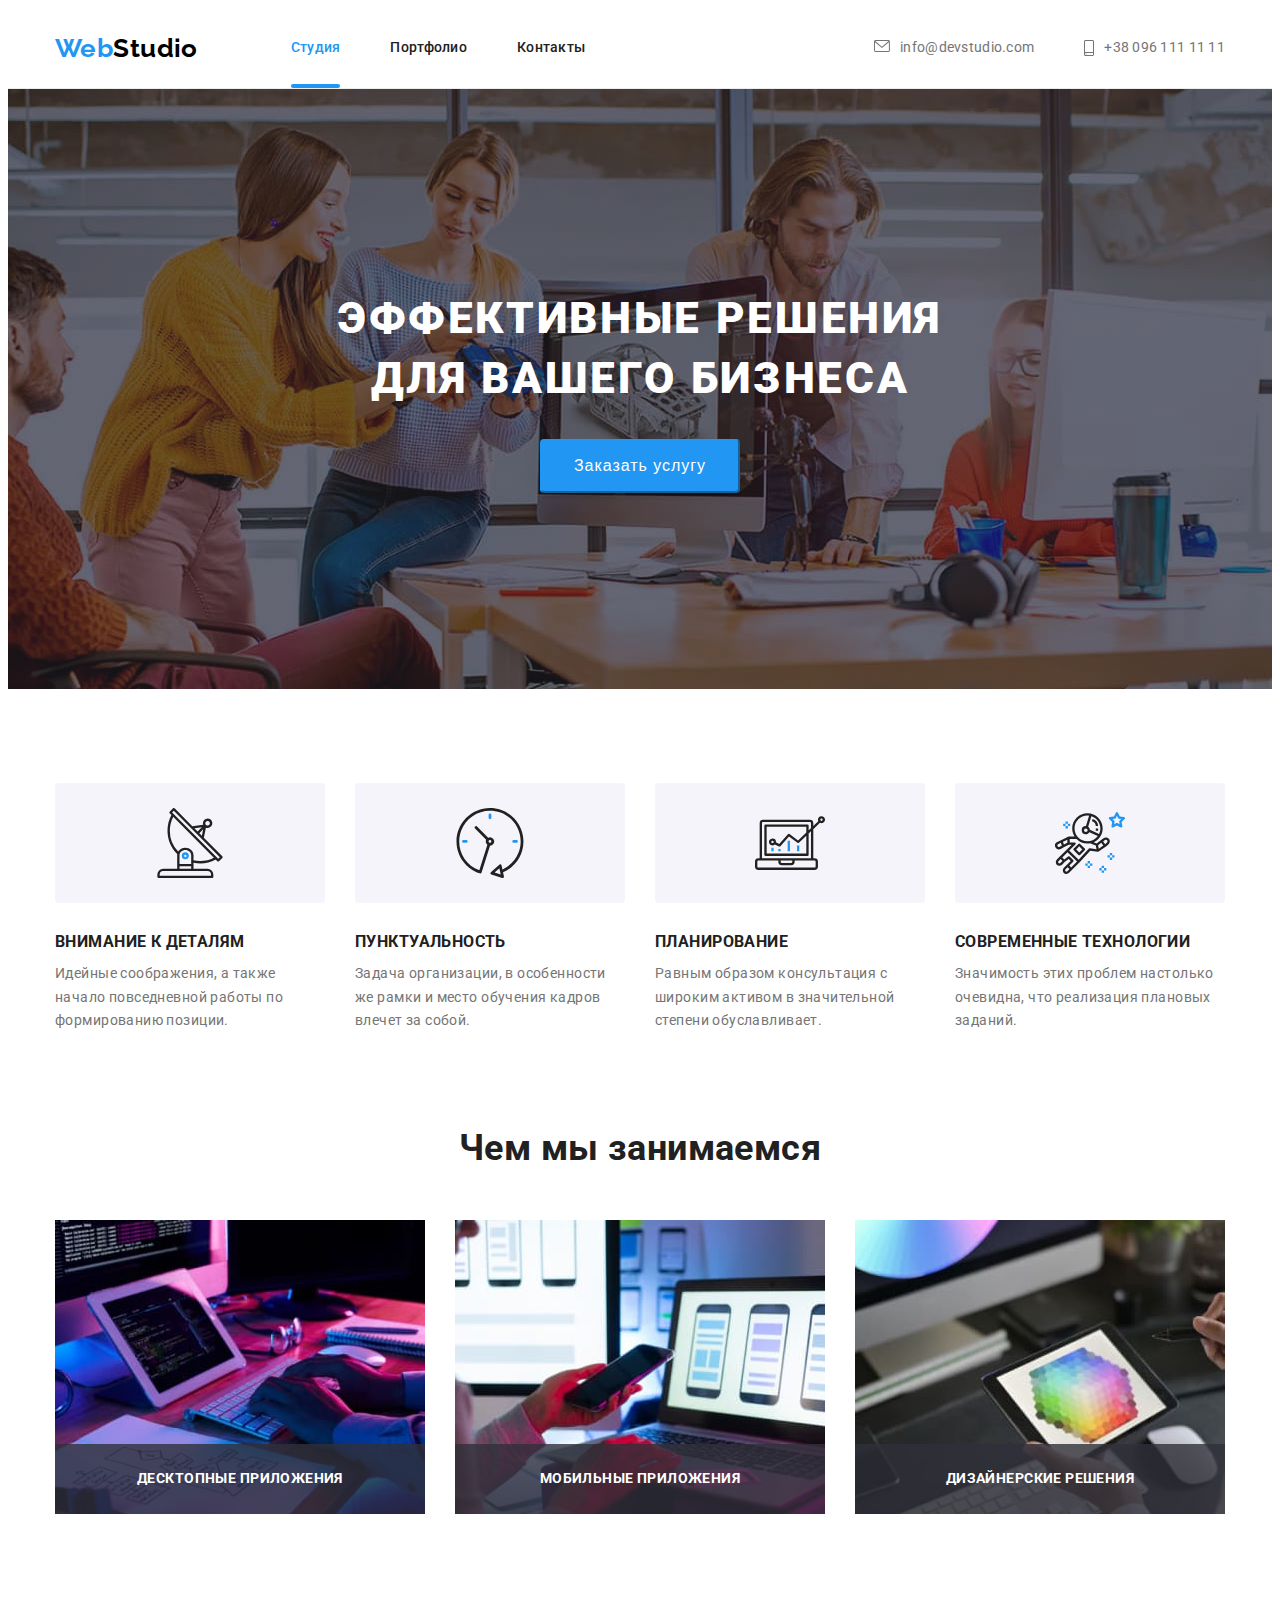
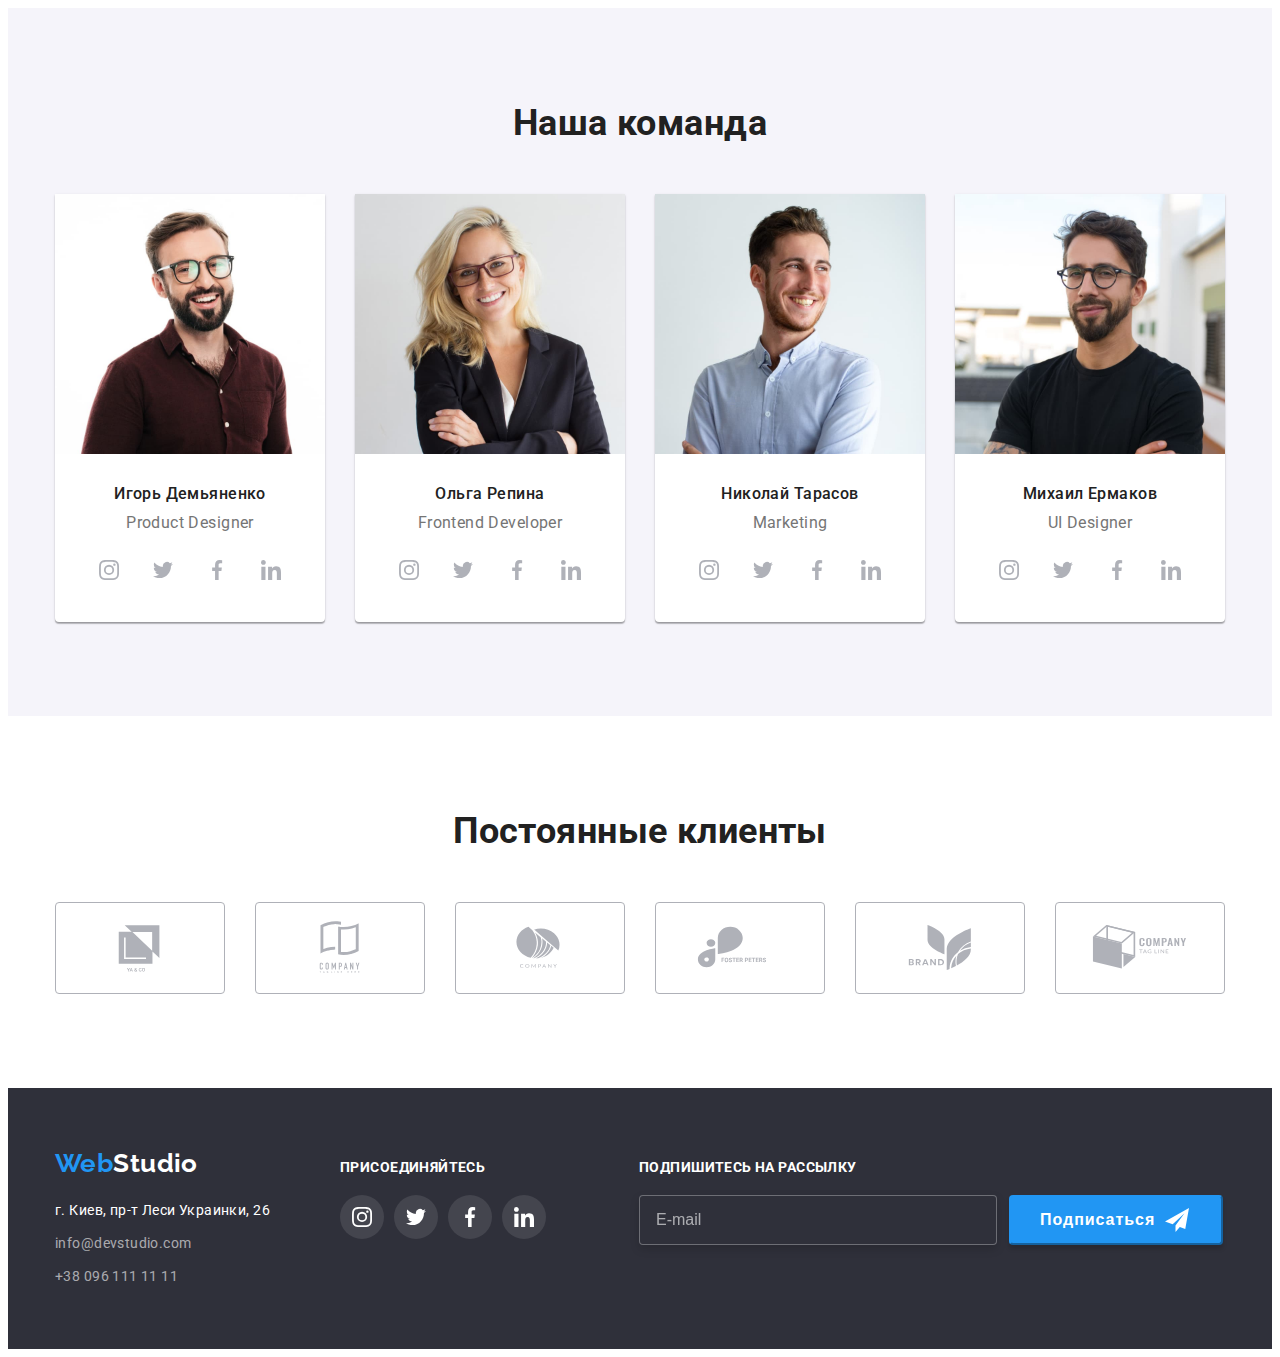
<file: index.html>
<!DOCTYPE html>
<html lang="ru">
<head>
    <meta charset="UTF-8">
    <meta http-equiv="X-UA-Compatible" content="IE=edge">
    <meta name="viewport" content="width=device-width, initial-scale=1.0">
    <title>Home_Work_02</title>
    
    <link rel="preconnect" href="https://fonts.googleapis.com">
    <link rel="preconnect" href="https://fonts.gstatic.com" crossorigin>
    <link
        href="https://fonts.googleapis.com/css2?family=Raleway:wght@400;700&family=Roboto:wght@400;500;700;900&display=swap"
        rel="stylesheet">
    <link rel="stylesheet" href="https://minhaskamal.github.io/DownGit/#/home?url=https://github.com/sindresorhus/modern-normalize/blob/main/modern-normalize.css">
    <link rel="stylesheet" href="./css/styles.css">
</head>
<body>

    <!-- Шапка сайта -->
    <header class="header">
       <div class="container header-set">
        <nav class="nav-set">
            <a href="" lang="en" class="logo"> <span class="part-a">Web</span><span class="part-b">Studio</span> </a>
            <ul class="site-nav list">
                <li><a href="" class="link current">Студия</a></li>
                <li><a href="./portfolio.html" class="link">Портфолио</a></li>
                <li><a href="" class="link last">Контакты</a></li>
            </ul>
        </nav> 
        
        <ul class="nav-contacts">
            <li class="item">
                <a href="mailto:info@devstudio.com" class="nav-contacts">
                    <svg width="16" height="12" class="nav-icon">
                    <use href="./images/icons.svg#icon-envelope"></use></svg>
                    info@devstudio.com</a>
            </li>
                
            <li class="item">
                <a href="tel:+380961111111" class="nav-contacts">
                    <svg width="10" height="16" class="nav-icon">
                    <use href="./images/icons.svg#icon-smartphone"></use></svg>
                    +38 096 111 11 11</a>
            </li>
        </ul>
                
       </div>
    </header>

    <main>
         <!-- Герой -->
        <section class="hero">
            <div class="container">
            <h1 class="hero-title">Эффективные решения <br> для вашего бизнеса</h1>
            <button type="button" class="button primary hero-button" data-modal-open>Заказать услугу</button>
            </div>

            <!-- Модалка -->
            <div class="backdrop is-hidden" data-modal>
                <div class="modal">
                    <button class="modal-close-btn" data-modal-close>
                        <svg width="11" height="11">
                            <use href="./images/icons.svg#icon-close"></use>
                        </svg>
                    </button>

                    <form class="form">
                    <p class="form-title">Оставьте свои данные, мы вам перезвоним</p>
                        <div class="form-field">
                            <label for="name" class="form-label">Имя</label>
                            <input type="text" name="name" id="name" class="form-input" />
                            <svg width="18" height="18" class="form-icon">
                                <use href="./images/icons.svg#icon-personblack"></use>
                            </svg>
                        </div>

                        <div class="form-field">
                            <label for="tel" class="form-label">Телефон</label>
                            <input type="text" name="tel" id="tel" class="form-input" />
                            <svg width="18" height="18" class="form-icon">
                                <use href="./images/icons.svg#icon-phoneblack"></use>
                            </svg>
                        </div>
                        
                        <div class="form-field">
                            <label for="mail" class="form-label">Почта</label>
                            <input type="text" name="mail" id="mail" class="form-input" />
                            <svg width="18" height="18" class="form-icon">
                                <use href="./images/icons.svg#icon-emailblack"></use>
                            </svg>
                        </div>

                        <div class="form-field">
                            <label for="comment">Комментарий</label>
                            <textarea name="comment" id="comment" rows="6" placeholder="Введите текст"></textarea>
                        </div>

                        <div class="form-field policy">
                            
                            <label for="policy"> 
                                <input type="checkbox" name="policy" id="policy" class="checkbox">
                                <span class="checkbox-icon"></span>
                                <span class="form-agree">Соглашаюсь с рассылкой и принимаю</span> <a href="" class="contract-terms">Условия договора</a> </label>
                        </div>
                        
                        <button type="submit" class="button primary hero-button">Отправить</button>

                    </form>
                </div>
            </div>
        </section>

        <!-- Преимущества -->
        <section class="section">
           <div class="container">
                <h2 class="advances-title visually-hidden">Преимущества</h2>
                <ul class="list advances-set">
                    <li class="advances-set-item">
                        <div class="thumb">
                            <svg width="70" height="70">
                                <use href="./images/icons.svg#icon-antenna"></use>
                            </svg>
                        </div>
                        <h3 class="advances-item-title">Внимание к деталям</h3>
                        <p class="advances-item">Идейные соображения, а также начало повседневной работы по формированию позиции.</p>
                    </li>
                    <li class="advances-set-item">
                        <div class="thumb">
                            <svg width="70" height="70">
                                <use href="./images/icons.svg#icon-clock"></use>
                            </svg>
                        </div>
                        <h3 class="advances-item-title">Пунктуальность</h3>
                        <p class="advances-item">Задача организации, в особенности же рамки и место обучения кадров влечет за собой.</p>
                    </li>
                    <li class="advances-set-item">
                        <div class="thumb">
                            <svg width="70" height="70">
                                <use href="./images/icons.svg#icon-diagram"></use>
                            </svg>
                        </div>
                        <h3 class="advances-item-title">Планирование</h3>
                        <p class="advances-item">Равным образом консультация с широким активом в значительной степени обуславливает.</p>
                    </li>
                    <li class="advances-set-item">
                        <div class="thumb">
                            <svg width="70" height="70">
                                <use href="./images/icons.svg#icon-astronaut"></use>
                            </svg>
                        </div>
                        <h3 class="advances-item-title">Современные технологии</h3>
                        <p class="advances-item">Значимость этих проблем настолько очевидна, что реализация плановых заданий.</p>
                    </li>
                </ul>
           </div>
        </section>

        <!-- Чем мы занимаемся -->
        <section class="section work">
          <div class="container">
                <h2 class="work-title">Чем мы занимаемся</h2>
                <ul class="list works-set">
                    <li class="works-set-item">
                        <a href=""> <img src="./images/box1-1.jpg" alt="ПК" width="370"></a>
                        <div class="works-name"> 
                            <p>Десктопные приложения</p>
                        </div>
                    </li>
                    <li class="works-set-item">
                        <a href=""> <img src="./images/box2-1.jpg" alt="Мобильные телефоны" width="370"></a>
                        <div class="works-name">
                            <p>Мобильные приложения</p>
                        </div>
                    </li>
                    <li class="works-set-item">
                        <a href=""> <img src="./images/box3-1.jpg" alt="Планшеты" width="370"></a>
                        <div class="works-name">
                            <p>Дизайнерские решения</p>
                        </div>
                    </li>
                </ul>
          </div>
        </section>

        <!-- Наша команда -->
        <section class="section team">
           <div class="container">
                <h2 class="team-title">Наша команда</h2>
                <ul class="list team-set">
                    <li class="team-member">
                        <img src="./images/igor.jpg" alt="Фото Игорь Демьяненко" width="270">
                        <div class="team-card">
                            <h3 class="team-member-name">Игорь Демьяненко</h3>
                            <p lang="en" class="team-member-job"> Product Designer </p>
                        </div>
                        
                        <div class="social-links-set">
                            <ul class="social-links-list">
                                <li class="social-links-item">
                                    <a href="" class="social-links-item-a">
                                        <svg width="20" height="20" class="social-links-icon">
                                            <use href="./images/icons.svg#icon-instagram"></use>
                                        </svg>
                                    </a>
                                </li>

                                <li class="social-links-item">
                                    <a href="" class="social-links-item-a">
                                        <svg width="20" height="20" class="social-links-icon">
                                            <use href="./images/icons.svg#icon-twitter"></use>
                                        </svg>
                                    </a>
                                </li>

                                <li class="social-links-item">
                                    <a href="" class="social-links-item-a">
                                        <svg width="20" height="20" class="social-links-icon">
                                            <use href="./images/icons.svg#icon-facebook"></use>
                                        </svg>
                                    </a>
                                </li>

                                <li class="social-links-item">
                                    <a href="" class="social-links-item-a">
                                        <svg width="20" height="20" class="social-links-icon">
                                            <use href="./images/icons.svg#icon-linkedin"></use>
                                        </svg>
                                    </a>
                                </li>
                            </ul>
                        </div>
                    </li>
                    <li class="team-member">
                        <img src="./images/olga.jpg" alt="Фото Ольга Репина" width="270">
                        <div class="team-card">
                            <h3 class="team-member-name">Ольга Репина</h3>
                            <p lang="en" class="team-member-job"> Frontend Developer </p>
                        </div>

                        <div class="social-links-set">
                            <ul class="social-links-list">
                                <li class="social-links-item">
                                    <a href="" class="social-links-item-a">
                                        <svg width="20" height="20" class="social-links-icon">
                                            <use href="./images/icons.svg#icon-instagram"></use>
                                        </svg>
                                    </a>
                                </li>
                        
                                <li class="social-links-item">
                                    <a href="" class="social-links-item-a">
                                        <svg width="20" height="20" class="social-links-icon">
                                            <use href="./images/icons.svg#icon-twitter"></use>
                                        </svg>
                                    </a>
                                </li>
                        
                                <li class="social-links-item">
                                    <a href="" class="social-links-item-a">
                                        <svg width="20" height="20" class="social-links-icon">
                                            <use href="./images/icons.svg#icon-facebook"></use>
                                        </svg>
                                    </a>
                                </li>
                        
                                <li class="social-links-item">
                                    <a href="" class="social-links-item-a">
                                        <svg width="20" height="20" class="social-links-icon">
                                            <use href="./images/icons.svg#icon-linkedin"></use>
                                        </svg>
                                    </a>
                                </li>
                            </ul>
                        </div>
                    </li>
                    <li class="team-member">
                        <img src="./images/nikolay.jpg" alt="Фото Николай Тарасов" width="270">
                        <div class="team-card">
                            <h3 class="team-member-name">Николай Тарасов</h3>
                            <p lang="en" class="team-member-job"> Marketing </p>
                        </div>

                        <div class="social-links-set">
                            <ul class="social-links-list">
                                <li class="social-links-item">
                                    <a href="" class="social-links-item-a">
                                        <svg width="20" height="20" class="social-links-icon">
                                            <use href="./images/icons.svg#icon-instagram"></use>
                                        </svg>
                                    </a>
                                </li>
                        
                                <li class="social-links-item">
                                    <a href="" class="social-links-item-a">
                                        <svg width="20" height="20" class="social-links-icon">
                                            <use href="./images/icons.svg#icon-twitter"></use>
                                        </svg>
                                    </a>
                                </li>
                        
                                <li class="social-links-item">
                                    <a href="" class="social-links-item-a">
                                        <svg width="20" height="20" class="social-links-icon">
                                            <use href="./images/icons.svg#icon-facebook"></use>
                                        </svg>
                                    </a>
                                </li>
                        
                                <li class="social-links-item">
                                    <a href="" class="social-links-item-a">
                                        <svg width="20" height="20" class="social-links-icon">
                                            <use href="./images/icons.svg#icon-linkedin"></use>
                                        </svg>
                                    </a>
                                </li>
                            </ul>
                        </div>
                    </li>
                    <li class="team-member">
                        <img src="./images/mihail.jpg" alt="Фото Михаил Ермаков" width="270">
                        <div class="team-card">
                            <h3 class="team-member-name">Михаил Ермаков</h3>
                            <p lang="en" class="team-member-job"> UI Designer </p>
                        </div>

                        <div class="social-links-set">
                            <ul class="social-links-list">
                                <li class="social-links-item">
                                    <a href="" class="social-links-item-a">
                                        <svg width="20" height="20" class="social-links-icon">
                                            <use href="./images/icons.svg#icon-instagram"></use>
                                        </svg>
                                    </a>
                                </li>
                        
                                <li class="social-links-item">
                                    <a href="" class="social-links-item-a">
                                        <svg width="20" height="20" class="social-links-icon">
                                            <use href="./images/icons.svg#icon-twitter"></use>
                                        </svg>
                                    </a>
                                </li>
                        
                                <li class="social-links-item">
                                    <a href="" class="social-links-item-a">
                                        <svg width="20" height="20" class="social-links-icon">
                                            <use href="./images/icons.svg#icon-facebook"></use>
                                        </svg>
                                    </a>
                                </li>
                        
                                <li class="social-links-item">
                                    <a href="" class="social-links-item-a">
                                        <svg width="20" height="20" class="social-links-icon">
                                            <use href="./images/icons.svg#icon-linkedin"></use>
                                        </svg>
                                    </a>
                                </li>
                            </ul>
                        </div>
                    </li>
                </ul>
           </div>
        </section>

        <!-- Постоянные Клиенты -->
        <section class="section">
            <div class="container">
                <h2 class="team-title">Постоянные клиенты</h2>
                <ul class="clients-set">
                    <li class="clients-list">
                        <a href="" class="clients-list-a">
                            <svg width="106" height="60" class="clients-icon">
                                <use href="./images/icons.svg#icon-Logo1"></use>
                            </svg>
                        </a>
                    </li>

                    <li class="clients-list">
                        <a href="" class="clients-list-a">
                            <svg width="106" height="60" class="clients-icon">
                                <use href="./images/icons.svg#icon-Logo2"></use>
                            </svg>
                        </a>
                    </li>

                    <li class="clients-list">
                        <a href="" class="clients-list-a">
                            <svg width="106" height="60" class="clients-icon">
                                <use href="./images/icons.svg#icon-Logo3"></use>
                            </svg>
                        </a>
                    </li>

                    <li class="clients-list">
                        <a href="" class="clients-list-a">
                            <svg width="106" height="60" class="clients-icon">
                                <use href="./images/icons.svg#icon-Logo4"></use>
                            </svg>
                        </a>
                    </li>

                    <li class="clients-list">
                        <a href="" class="clients-list-a">
                            <svg width="106" height="60" class="clients-icon">
                                <use href="./images/icons.svg#icon-Logo5"></use>
                            </svg>
                        </a>
                    </li>

                    <li class="clients-list">
                        <a href="" class="clients-list-a">
                            <svg width="106" height="60" class="clients-icon">
                                <use href="./images/icons.svg#icon-Logo6"></use>
                            </svg>
                        </a>
                    </li>
                </ul>        


            </div>
        </section>
    </main>

    <!-- Футер -->
    <footer class="footer">
     <div class="container">
            <div>
                <a href="" lang="en" class="logo"> <span class="part-a">Web</span><span class="part-c">Studio</span> </a>
                <address class="footer-address">
                    <ul class="list footer-set">
                        <li class="footer-set-item"><a href="" class="footer-address">г. Киев, пр-т Леси Украинки, 26</a></li>
                        <li class="footer-set-item"><a href="mailto:info@devstudio.com" class="footer-item">info@devstudio.com</a></li>
                        <li class="footer-set-item"><a href="tel:+380961111111" class="footer-item">+38 096 111 11 11</a></li>
                    </ul>
                </address>
            </div>

            <div class="joinus-links">
                <h3 class="joinus-title">Присоединяйтесь</h3>
                <div class="social-links-set">
                    <ul class="social-links-list">
                        <li>
                            <a href="" class="social-links-item">
                                <svg width="20" height="20">
                                    <use href="./images/icons.svg#icon-instagram"></use></svg>
                            </a>
                        </li>
                        <li>
                            <a href="" class="social-links-item">
                                <svg width="20" height="20">
                                    <use href="./images/icons.svg#icon-twitter"></use></svg>
                            </a>
                        </li>
                        <li>
                            <a href="" class="social-links-item">
                                <svg width="20" height="20">
                                    <use href="./images/icons.svg#icon-facebook"></use></svg>
                            </a>
                        </li>
                        <li>
                            <a href="" class="social-links-item last">
                                <svg width="20" height="20">
                                    <use href="./images/icons.svg#icon-linkedin"></use></svg>
                            </a>
                        </li>
                    </ul>
                </div>

            </div>

            <div class="signup">
                <h3 class="joinus-title">Подпишитесь на рассылку</h3>
                <div class="signup-set">
                    <label class="">
                        <input type="text" name="mail" class="signup-mail-input" placeholder="E-mail"/>
                    </label>
                    <button type="submit" class="button primary hero-button">Подписаться
                        <svg width="24" height="24" class="signup-icon">
                            <use href="./images/icons.svg#icon-iconsend"></use>
                        </svg>
                    </button>
                </div>
            </div>
     </div>
    </footer>
<script src="./js/modal.js"></script>
</body>
</html>
</file>
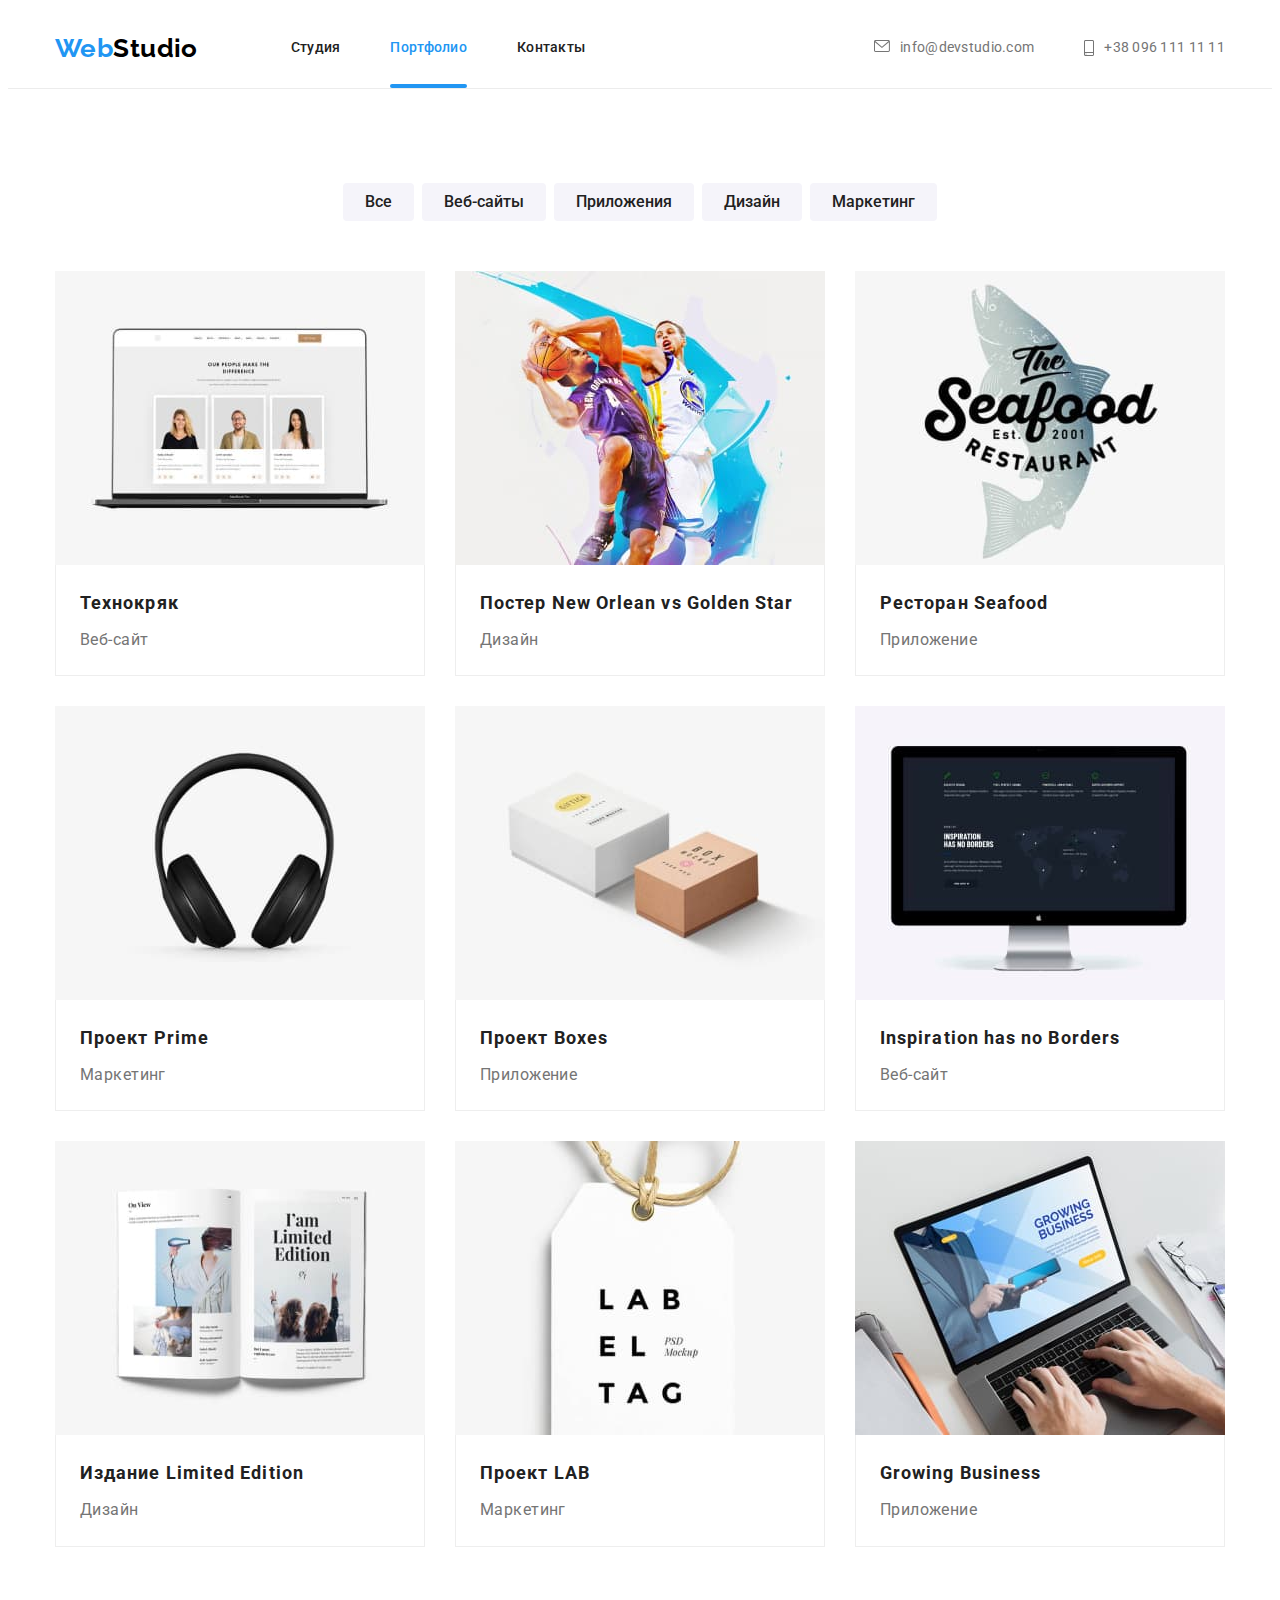
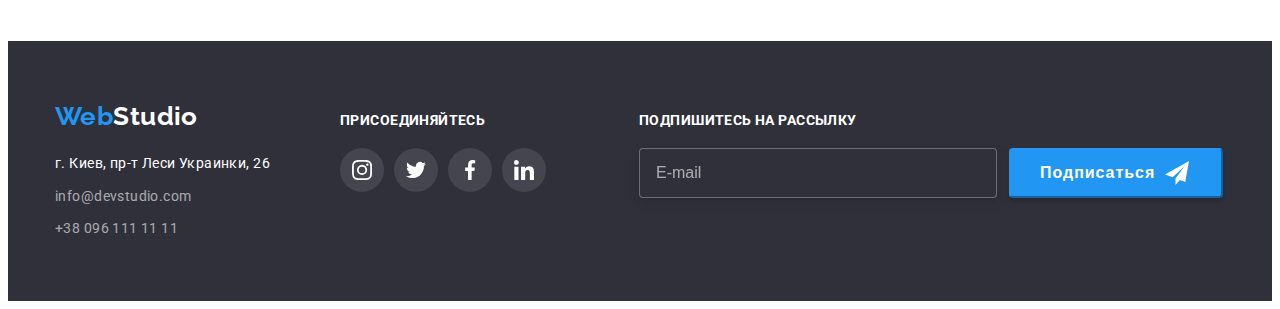
<file: portfolio.html>
<!DOCTYPE html>
<html lang="ru">
<head>
    <meta charset="UTF-8">
    <meta http-equiv="X-UA-Compatible" content="IE=edge">
    <meta name="viewport" content="width=device-width, initial-scale=1.0">
    <title>Home_Work_02</title>
    <link rel="preconnect" href="https://fonts.googleapis.com">
    <link rel="preconnect" href="https://fonts.gstatic.com" crossorigin>
    <link
        href="https://fonts.googleapis.com/css2?family=Raleway:wght@400;700&family=Roboto:wght@400;500;700;900&display=swap"
        rel="stylesheet">
    <link rel="stylesheet" href="https://minhaskamal.github.io/DownGit/#/home?url=https://github.com/sindresorhus/modern-normalize/blob/main/modern-normalize.css">
    <link rel="stylesheet" href="./css/styles.css">
</head>
<body>

    <!-- Шапка сайта -->
    <header class="header">
        <div class="container header-set">
    
            <nav class="nav-set">
                <a href="" lang="en" class="logo"> <span class="part-a">Web</span><span class="part-b">Studio</span> </a>
                <ul class="site-nav list">
                    <li><a href="./index.html" class="link">Студия</a></li>
                    <li><a href="" class="link current">Портфолио</a></li>
                    <li><a href="" class="link last">Контакты</a></li>
                </ul>
            </nav>
    
            <ul class="nav-contacts">
                <li class="item">
                    <a href="mailto:info@devstudio.com" class="nav-contacts">
                        <svg width="16" height="12" class="nav-icon">
                            <use href="./images/icons.svg#icon-envelope"></use>
                        </svg>
                        info@devstudio.com</a>
                </li>
            
                <li class="item">
                    <a href="tel:+380961111111" class="nav-contacts">
                        <svg width="10" height="16" class="nav-icon">
                            <use href="./images/icons.svg#icon-smartphone"></use>
                        </svg>
                        +38 096 111 11 11</a>
                </li>
            </ul>
    
        </div>
    </header>

    <main>

    <!-- Кнопки фильтры и Проекты -->  
    <section class="filters">
        <div class="container">
        <h1 class="advances-title visually-hidden">Кнопки фильтры и Проекты</h1>
        <ul class="list buttons-set">
            <li class="buttons-set-item">
                <button type="button" class="filter">Все</button>
            </li>
            <li class="buttons-set-item">
                <button type="button" class="filter">Веб-сайты</button>
            </li>
            <li class="buttons-set-item">
                <button type="button" class="filter">Приложения</button>
            </li>
            <li class="buttons-set-item">
                <button type="button" class="filter">Дизайн</button>
            </li>
            <li class="buttons-set-item">
                <button type="button" class="filter">Маркетинг</button>
            </li>
        </ul>
        
        <ul class="list projects-set">
            <li class="projects-set-item">
                <a href="" class="project-link">
                    <div class="project-thumb">
                        <img src="./images/project-1.jpg" alt="Технокряк" width="370">
                        <div class="projects-overlay">
                            <p>
                                Технокряк это современная площадка распространения коронавируса. Компании используют эту платформу для цифрового
                                шпионажа и атак на защищённые сервера конкурентов.
                            </p>
                        </div>
                    </div>
                    <div class="projects-card">
                        <h2 class="project-name">Технокряк</h2>
                        <p class="project-type">Веб-сайт</p>
                    </div>

                </a>
            </li>
            <li class="projects-set-item">
                <a href="" class="project-link">
                    <div class="project-thumb">
                        <img src="./images/project-2.jpg" alt="Постер New Orlean vs Golden Star" width="370">
                        <div class="projects-overlay">
                            <p>
                                Технокряк это современная площадка распространения коронавируса. Компании используют эту платформу для цифрового
                                шпионажа и атак на защищённые сервера конкурентов.
                            </p>
                        </div>
                    </div>
                    <div class="projects-card">
                        <h2 class="project-name">Постер <span lang="en">New Orlean vs Golden Star</span> </h2>
                        <p class="project-type">Дизайн</p>
                    </div>
                </a>
            </li>
            <li class="projects-set-item">
                <a href="" class="project-link">
                    <div class="project-thumb">
                        <img src="./images/project-3.jpg" alt="Ресторан Seafood" width="370">
                        <div class="projects-overlay">
                            <p>
                                Технокряк это современная площадка распространения коронавируса. Компании используют эту платформу для цифрового
                                шпионажа и атак на защищённые сервера конкурентов.
                            </p>
                        </div>
                    </div>
                <div class="projects-card">
                    <h2 class="project-name">Ресторан <span lang="en">Seafood</span> </h2>
                    <p class="project-type">Приложение</p>
                </div>
                </a>
            </li>
            <li class="projects-set-item">
                <a href="" class="project-link">
                    <div class="project-thumb">
                        <img src="./images/project-4.jpg" alt="Проект Prime" width="370">
                        <div class="projects-overlay">
                            <p>
                                Технокряк это современная площадка распространения коронавируса. Компании используют эту платформу для цифрового
                                шпионажа и атак на защищённые сервера конкурентов.
                            </p>
                        </div>
                    </div>
                <div class="projects-card">
                    <h2 class="project-name">Проект <span lang="en">Prime</span> </h2>
                    <p class="project-type">Маркетинг</p>
                </div>
                </a>
            </li>
            <li class="projects-set-item">
                <a href="" class="project-link">
                    <div class="project-thumb">
                        <img src="./images/project-5.jpg" alt="Проект Boxes" width="370">
                        <div class="projects-overlay">
                            <p>
                                Технокряк это современная площадка распространения коронавируса. Компании используют эту платформу для цифрового
                                шпионажа и атак на защищённые сервера конкурентов.
                            </p>
                        </div>
                    </div>
                <div class="projects-card">
                    <h2 class="project-name">Проект <span lang="en">Boxes</span> </h2>
                    <p class="project-type">Приложение</p>
                </div>
                </a>
            </li>
            <li class="projects-set-item">
                <a href="" class="project-link">
                    <div class="project-thumb">
                        <img src="./images/project-6.jpg" alt="Inspiration has no Borders" width="370">
                        <div class="projects-overlay">
                            <p>
                                Технокряк это современная площадка распространения коронавируса. Компании используют эту платформу для цифрового
                                шпионажа и атак на защищённые сервера конкурентов.
                            </p>
                        </div>
                    </div>
                <div class="projects-card">
                    <h2 lang="en" class="project-name">Inspiration has no Borders</h2>
                    <p class="project-type">Веб-сайт</p>
                </div>
                </a>
            </li>
            <li class="projects-set-item">
                <a href="" class="project-link">
                    <div class="project-thumb">
                        <img src="./images/project-7.jpg" alt="Издание Limited Edition" width="370">
                        <div class="projects-overlay">
                            <p>
                                Технокряк это современная площадка распространения коронавируса. Компании используют эту платформу для цифрового
                                шпионажа и атак на защищённые сервера конкурентов.
                            </p>
                        </div>
                    </div>    
                <div class="projects-card">
                    <h2 class="project-name">Издание <span lang="en">Limited Edition</span> </h2>
                    <p class="project-type">Дизайн</p>
                </div>
                </a>
            </li>
            <li class="projects-set-item">
                <a href="" class="project-link">
                    <div class="project-thumb">
                        <img src="./images/project-8.jpg" alt="Проект LAB" width="370">
                        <div class="projects-overlay">
                            <p>
                                Технокряк это современная площадка распространения коронавируса. Компании используют эту платформу для цифрового
                                шпионажа и атак на защищённые сервера конкурентов.
                            </p>
                        </div>
                    </div>
                <div class="projects-card">
                    <h2 class="project-name">Проект <span lang="en">LAB</span> </h2>
                    <p class="project-type">Маркетинг</p>
                </div>
                </a>
            </li>
            <li class="projects-set-item">
                <a href="" class="project-link">
                    <div class="project-thumb">
                        <img src="./images/project-9.jpg" alt="Growing Business" width="370">
                        <div class="projects-overlay">
                            <p>
                                Технокряк это современная площадка распространения коронавируса. Компании используют эту платформу для цифрового
                                шпионажа и атак на защищённые сервера конкурентов.
                            </p>
                        </div>
                    </div>    
                <div class="projects-card">
                    <h2 lang="en" class="project-name">Growing Business</h2>
                    <p class="project-type">Приложение</p>
                </div>
                </a>
            </li>
        </ul>
        </div>
    </section>

    </main>

    <!-- Футер -->
    <footer class="footer">
        <div class="container">
            <div>
                <a href="" lang="en" class="logo"> <span class="part-a">Web</span><span class="part-c">Studio</span> </a>
                <address class="footer-address">
                    <ul class="list footer-set">
                        <li class="footer-set-item"><a href="" class="footer-address">г. Киев, пр-т Леси Украинки, 26</a>
                        </li>
                        <li class="footer-set-item"><a href="mailto:info@devstudio.com"
                                class="footer-item">info@devstudio.com</a></li>
                        <li class="footer-set-item"><a href="tel:+380961111111" class="footer-item">+38 096 111 11 11</a>
                        </li>
                    </ul>
                </address>
            </div>
    
            <div class="joinus-links">
                <h3 class="joinus-title">Присоединяйтесь</h3>
                <div class="social-links-set">
                    <ul class="social-links-list">
                        <li>
                            <a href="" class="social-links-item">
                                <svg width="20" height="20">
                                    <use href="./images/icons.svg#icon-instagram"></use>
                                </svg>
                            </a>
                        </li>
                        <li>
                            <a href="" class="social-links-item">
                                <svg width="20" height="20">
                                    <use href="./images/icons.svg#icon-twitter"></use>
                                </svg>
                            </a>
                        </li>
                        <li>
                            <a href="" class="social-links-item">
                                <svg width="20" height="20">
                                    <use href="./images/icons.svg#icon-facebook"></use>
                                </svg>
                            </a>
                        </li>
                        <li>
                            <a href="" class="social-links-item last">
                                <svg width="20" height="20">
                                    <use href="./images/icons.svg#icon-linkedin"></use>
                                </svg>
                            </a>
                        </li>
                    </ul>
                </div>
    
            </div>
    
            <div class="signup">
                <h3 class="joinus-title">Подпишитесь на рассылку</h3>
                <div class="signup-set">
                    <label class="">
                        <input type="text" name="mail" class="signup-mail-input" placeholder="E-mail" />
                    </label>
                    <button type="submit" class="button primary hero-button">Подписаться
                        <svg width="24" height="24" class="signup-icon">
                            <use href="./images/icons.svg#icon-iconsend"></use>
                        </svg>
                    </button>
                </div>
            </div>
        </div>
    </footer>
    
</body>
</html>
</file>
<file: css/styles.css>
:root {
  --main-text-color: #757575;
  --title-text-color: #212121;
  --accent-color: #2196f3;
  --primary-white-color: #ffffff;
  --primary-black-color: #000000;
  --hero-background-color: #2f303a;
  --team-background-color: #f5f4fa;
  --footer-item-color: rgba(255, 255, 255, 0.6);
  --card-set-gap: 30px;
  --card-shadow: 0px 2px 1px -1px rgba(0, 0, 0, 0.2),
    0px 1px 1px 0px rgba(0, 0, 0, 0.14), 0px 1px 3px 0px rgba(0, 0, 0, 0.12);
  --potfolio-background-color: #e5e5e5;
  --social-links-color: #AFB1B8;
  --backdrop-color:rgba(0, 0, 0, 0.2);
  --animation-time: 250ms;
  --animation-function: cubic-bezier(0.4, 0, 0.2, 1);
}

html {
  box-sizing: border-box;
}

*,
*::after,
*::before {
  box-sizing: inherit;
}

body {
  background-color: var(--primary-white-color);
  font-family: Roboto, Raleway, sans-serif;
  color: var(--main-text-color);
  font-size: 14px;
  letter-spacing: 0.03em;
}

h1,
h2,
h3,
h4,
h5,
h6,
ul,
p {
  margin-top: 0;
  margin-bottom: 0;
}

img {
  display: block;
  max-width: 100%;
}

.list {
  list-style: none;
}

.container {
  /* outline: 2px solid tomato; */
  width: 1200px;
  margin-left: auto;
  margin-right: auto;
  padding-left: 15px;
  padding-right: 15px;
}

.visually-hidden {
  position: absolute;
  width: 1px;
  height: 1px;
  margin: -1px;
  border: 0;
  padding: 0;
  
  white-space: nowrap;
  clip-path: inset(100%);
  clip: rect(0 0 0 0);
  overflow: hidden;
}

textarea {
  resize: none;
}

/* Шапка сайта */
/* WebStudio */

.header {
  border-bottom: 1px solid #ECECEC;
}

.logo {
  font-family: Raleway, sans-serif;
  font-style: normal;
  font-weight: bold;
  font-size: 26px;
  line-height: 1.19;
  text-decoration: none;
}

.logo .part-a {
  color: var(--accent-color);
}

.logo .part-b {
  color: var(--primary-black-color);
}

/* Nav Lists */

.site-nav .link {
  font-weight: 500;
  line-height: 1.14;
  letter-spacing: 0.02em;
  color: var(--title-text-color);
  text-decoration: none;

  display: block;
  padding-top: 32px;
  padding-bottom: 32px;
  margin-right: 50px;

  transition: color var(--animation-time) var(--animation-function);
}

.link.last {
  margin-right: 0;
}

.site-nav .link.current {
  color: var(--accent-color);
  position: relative;
}

.site-nav .link.current::after {
  display: block;
  position: absolute;
  content: "";
  width: 100%;
  height: 4px;
  background-color: var(--accent-color);
  left: 0;
  bottom: 0;
  border-radius: 2px;
}

.site-nav .link:hover,
.site-nav .link:focus {
  color: var(--accent-color);
}

.nav-contacts {
  line-height: 1.14;
  letter-spacing: 0.02em;
  list-style: none;
  text-decoration: none;
  color: var(--main-text-color);

  display: flex;
  padding: 0;
  justify-content: space-between;

  margin-left: auto;
  fill: var(--main-text-color);

  transition: color var(--animation-time) var(--animation-function),
  fill var(--animation-time) var(--animation-function);
}

.site-nav {
  /* outline: 1px solid teal; */

  display: flex;
  justify-content: center;
  padding: 0;
  margin-left: 93px;
}

.header-set {
  /* outline: 1px solid teal; */
  display: flex;
  justify-content: space-between;
  align-items: center;
}

.nav-set,
.nav-contacts .item {
  display: flex;
  align-items: center;
}

.nav-contacts .item + .item {
  margin-left: 50px;
}

.nav-icon {
  /* outline: 1px solid teal; */
  margin-right: 10px;
}

.nav-contacts:hover,
.nav-contacts:focus {
  color: var(--accent-color);
  fill: var(--accent-color);
} 

/* Герой */

.hero {
  background-color: var(--hero-background-color);
  padding-top: 200px;
  padding-bottom: 200px;

  max-width: 1600px;
  height: 600px;
  margin-left: auto;
  margin-right: auto;

  background-image: linear-gradient(
    to right,
  rgba(47, 48, 58, 0.4),
  rgba(47, 48, 58, 0.4)
  ),
  url(../images/bgimage.jpg);
  background-repeat: no-repeat;
  background-position: center;
  background-size: cover;
}

.hero-title {
  font-weight: 900;
  font-size: 44px;
  line-height: 1.36;
  text-align: center;
  letter-spacing: 0.06em;
  text-transform: uppercase;
  color: var(--primary-white-color);
}

.button.primary {
  font-size: 16px;
  line-height: 1.9;
  display: flex;
  align-items: center;
  text-align: center;
  letter-spacing: 0.06em;
  color: var(--primary-white-color);
  background-color: var(--accent-color);
  cursor: pointer;
}

.hero-button {
  margin-top: 30px;
  padding: 10px 32px;
  box-shadow: 0px 4px 4px rgba(0, 0, 0, 0.15);
  border-radius: 4px;
  border-color: var(--accent-color);
  display: inline;
  margin-right: auto;
  margin-left: auto;
}

/* Бэкдроп и Модалка */

.backdrop {
  position: fixed;
  top: 0;
  left: 0;
  width: 100%;
  height: 100%;
  background-color: var(--backdrop-color);

  opacity: 1;
  transition: opacity var(--animation-time) var(--animation-function);
  z-index: 10;
}

.backdrop.is-hidden {
  opacity: 0;
  pointer-events: none;
}

.backdrop.is-hidden .modal {
  transform: translate(-50%, -50%) scale(0);
  opacity: 0;
}

.modal {
  position: absolute;
  top: 50%;
  left: 50%;
  padding: 40px;

  background-color: var(--primary-white-color);
  box-shadow: 0px 1px 3px rgba(0, 0, 0, 0.12), 0px 1px 1px rgba(0, 0, 0, 0.14), 0px 2px 1px rgba(0, 0, 0, 0.2);
  border-radius: 4px;

  transform: translate(-50%, -50%) scale(1);
  opacity: 1;
  transition: transform var(--animation-time) var(--animation-function),
  opacity var(--animation-time) var(--animation-function);
}

.modal-close-btn {
  position: absolute;
  width: 30px;
  height: 30px;
  top: 8px;
  right: 8px;
  padding: 0;

  background: var(--primary-white-color);
  border: 1px solid rgba(0, 0, 0, 0.1);
  border-radius: 50%;

  display: flex;
  align-items: center;
  justify-content: center;
  fill: var(--primary-black-color);

  transition: fill var(--animation-time) var(--animation-function);
}

.modal-close-btn:hover,
.modal-close-btn:focus {
  fill: var(--accent-color);
  cursor: pointer;;
}

.form {
  /* outline: 1px solid teal; */
  margin-left: auto;
  margin-right: auto;
}

.form-title {
  font-weight: bold;
  font-size: 20px;
  line-height: 1.15;
  color: var(--title-text-color);
  margin-bottom: 12px;
  text-align: center;
}

.form-field {
  /* outline: 1px solid blue; */
  margin-bottom: 10px;
  display: flex;
  flex-direction: column;
  position: relative;
}

.form-input {
  margin: 0;
  height: 40px;
  padding: 6px 10px 6px 42px;
  border: 1px solid rgba(33, 33, 33, 0.2);
  box-sizing: border-box;
  border-radius: 4px;

  transition: border-color var(--animation-time) var(--animation-function);
}

.form-field label {
  margin-bottom: 4px;
  font-size: 12px;
  line-height: 1.17;
  letter-spacing: 0.01em;
  color: var(--main-text-color);
}

.form-field textarea {
  padding: 12px 16px;
  margin: 0;
  border: 1px solid rgba(33, 33, 33, 0.2);
  box-sizing: border-box;
  border-radius: 4px;
}
.form-field textarea::placeholder {
  font-size: 12px;
  line-height: 1.17;
  letter-spacing: 0.01em;
  color: rgba(117, 117, 117, 0.5);
}

.form-icon {
  position: absolute;
  fill: var(--primary-black-color);
  top: 50%;
  left: 12px;
  display: inline-block;

  transition: fill var(--animation-time) var(--animation-function);
}

.form-input:hover, 
.form-input:focus {
  border-color: var(--accent-color);
  cursor: pointer;
}

.form-input:hover + .form-icon, 
.form-input:focus + .form-icon {
  fill: var(--accent-color);
}

.form-agree {
  font-size: 14px;
  line-height: 24px;
  color: var(--main-text-color);
}


.checkbox {
    position: absolute;
    width: 1px;
    height: 1px;
    margin: -1px;
    border: 0;
    padding: 0;
    
    white-space: nowrap;
    clip-path: inset(100%);
    clip: rect(0 0 0 0);
    overflow: hidden; 
  }
  
.checkbox-icon {
  display: inline-block;
  width: 16px;
  height: 15px;
  margin-right: 7px;
  border: 2px solid var(--primary-black-color);
  border-radius: 2px;
}

.checkbox:checked + .checkbox-icon {
  background-color: var(--accent-color);
  background-image: url('../images/iconcheck.svg');
  background-size: contain;
  border-color: var(--accent-color);
}

.form-field.policy {
  align-items: center;
  width: 425px;
  height: 24px;
  margin-bottom: 0;
  margin-right: 0;
}

.contract-terms {
  color: var(--accent-color);
  font-size: 14px;
  line-height: 24px;
}

.modal .hero-button {
  padding: 10px 56px;
}

/* Преимущества */

.advances-item-title {
  font-weight: bold;
  line-height: 1.14;
  text-transform: uppercase;
  color: var(--title-text-color);
  margin-bottom: 10px;
}

.advances-item {
  line-height: 1.71;
  color: var(--main-text-color);
}

.section {
  padding-top: 94px;
  padding-bottom: 94px;
}

.advances-set {
  /* outline: 1px solid teal; */
  display: flex;
  padding: 0;
  margin-left: calc(-1 * var(--card-set-gap));
  margin-top: calc(-1 * var(--card-set-gap));
}

.advances-set-item {
  /* outline: 1px solid blue; */
  flex-basis: calc(100% / 4 - var(--card-set-gap));
  margin-left: var(--card-set-gap);
  margin-top: var(--card-set-gap);
}

.thumb {
  width: 270px;
  height: 120px;
  background-color: var(--team-background-color);
  border-radius: 4px;
  margin-bottom: 30px;
  display: flex;
  align-items: center;
  justify-content: center;
}


/* Чем мы занимаемся */

.work {
  padding-top: 0;
}

.work-title {
  font-weight: bold;
  font-size: 36px;
  line-height: 1.17;
  text-align: center;
  color: var(--title-text-color);
  margin-bottom: 50px;
}

.works-set {
  /* outline: 1px solid teal; */
  display: flex;
  padding: 0;
  margin-left: calc(-1 * var(--card-set-gap));
  margin-top: calc(-1 * var(--card-set-gap));
}

.works-set-item {
  /* outline: 1px solid blue; */
  position: relative;
  flex-basis: calc(100% / 3 - var(--card-set-gap));
  margin-left: var(--card-set-gap);
  margin-top: var(--card-set-gap);
}

.works-name {
  /* outline: 1px solid blue; */
  position: absolute;
  width: 100%;
  height: 70px;
  left: 0;
  bottom: 0;

  font-weight: bold;
  line-height: 1.14;
  text-transform: uppercase;

  color: var(--primary-white-color);
  background: rgba(47, 48, 58, 0.8);
  display: flex;
  align-items: center;
  justify-content: center;
}

/* Наша команда */

.team {
  background-color: var(--team-background-color);
}

.team-title {
  font-weight: bold;
  font-size: 36px;
  line-height: 1.17;
  text-align: center;
  color: var(--title-text-color);
  margin-bottom: 50px;
}

.team-member-name {
  font-weight: 500;
  font-size: 16px;
  line-height: 1.19;
  text-align: center;
  color: var(--title-text-color);
}

.team-member-job {
  font-weight: normal;
  font-size: 16px;
  line-height: 1.19;
  text-align: center;
  color: var(--main-text-color);
  margin-top: 10px;
}

.team-card {
  padding-top: 30px;
}

.team-set {
  /* outline: 1px solid teal; */
  display: flex;
  padding: 0;
  margin-left: calc(-1 * var(--card-set-gap));
  margin-top: calc(-1 * var(--card-set-gap));
}

.team-member {
  background: var(--primary-white-color);
  box-shadow: 0px 1px 3px rgba(0, 0, 0, 0.12), 0px 1px 1px rgba(0, 0, 0, 0.14),
    0px 2px 1px rgba(0, 0, 0, 0.2);
  border-radius: 0px 0px 4px 4px;

  /* outline: 1px solid blue; */
  flex-basis: calc(100% / 4 - var(--card-set-gap));
  margin-left: var(--card-set-gap);
  margin-top: var(--card-set-gap);
}

.team-member * {
  /* outline: 1px solid blue; */
}

.social-links-set {
  margin: 16px 32px 30px 32px;
}

.social-links-list {
  /* outline: 1px solid blue; */
  padding: 0;
  margin: 0;
  list-style: none;

  display: flex;
}

.social-links-item {
  /* outline: 1px solid blue; */
  margin-right: 10px;
  background-color: var(--primary-white-color);
  
}

.social-links-item-a {
  fill: var(--social-links-color);
  border-radius: 50%;
  padding: 12px;
  display: block;
  width: 44px;
  height: 44px;
  cursor: pointer;

  transition: background-color var(--animation-time) var(--animation-function),
  fill var(--animation-time) var(--animation-function);
}

.social-links-item-a:hover,
.social-links-item-a:focus {
  background-color: var(--accent-color);
  fill: var(--primary-white-color);
}

.social-links-item:last-child {
 margin-right: 0;
}

/* Постоянные клиенты */

.clients-set {
  /* outline: 1px solid blue; */
  padding: 0;
  list-style: none;
  display: flex;
}

.clients-list {
  margin-right: 30px;
} 

.clients-list:last-child {
 margin-right: 0;
}

.clients-list-a {
  width: 170px;
  height: 92px;
  display: block;
  background-color: var(--primary-white-color);
  border: 1px solid var(--social-links-color);
  box-sizing: border-box;
  border-radius: 4px;
  cursor: pointer;

  display: flex;
  align-items: center;
  justify-content: center;

  fill: var(--social-links-color);

  transition: border-color var(--animation-time) var(--animation-function),
  fill var(--animation-time) var(--animation-function);

}

.clients-list-a:hover,
.clients-list-a:focus {
  border-color: var(--accent-color);
  fill: var(--accent-color);
}

/* Футер */

.footer {
  background-color: var(--hero-background-color);
  padding-bottom: 60px;
  padding-top: 60px;
}

.footer .list {
  padding-left: 0;
  margin: 0;
}

.footer-set {
  /* outline: 1px solid teal; */
  display: flex;
  flex-direction: column;
  margin-left: calc(-1 * 9px);
  margin-top: calc(-1 * 9px);
}

.footer-set-item:not(:first-child)  {
  margin-top: 9px;
}

.logo .part-c {
  color: var(--primary-white-color);
}

.footer-address {
  margin-top: 20px;
}

.footer-address {
  line-height: 1.71;
  color: var(--primary-white-color);
  text-decoration: none;
  font-style: normal;

  transition: color var(--animation-time) var(--animation-function);
}

.footer-item {
  line-height: 1.71;
  color: var(--footer-item-color);
  text-decoration: none;
  font-style: normal;

  transition: color var(--animation-time) var(--animation-function);
}


.footer-address:hover,
.footer-address:focus,
.footer-item:hover,
.footer-item:focus {
  color: var(--accent-color);
}

.footer .container {
  display: flex;
  align-items: baseline;
}

.joinus-links {
  margin-left: 70px;
}

.footer .social-links-set {
  margin: 0;
}

.footer .social-links-item {
  background-color: rgba(255, 255, 255, 0.1);
  fill: var(--primary-white-color);
  width: 44px;
  height: 44px;
  border-radius: 50%;
  padding: 12px;
  display: block;
  cursor: pointer;
  margin-right: 10px;

  transition: background-color var(--animation-time) var(--animation-function);
}

.footer .social-links-item.last {
  margin-right: 0;
}

.footer .social-links-item:hover,
.footer .social-links-item:focus {
  background-color: var(--accent-color);
}

.joinus-title {
  font-weight: bold;
  font-size: 14px;
  line-height: 16px;
  text-transform: uppercase;
  color: var(--primary-white-color);
  margin-bottom: 20px;
}

.footer .signup {
  margin-left: 93px;
}

.signup-mail-input {
  width: 358px;
  height: 50px;
  padding: 15px 16px;
  margin-right: 12px;

  border: 1px solid rgba(255, 255, 255, 0.3);
  box-sizing: border-box;
  filter: drop-shadow(0px 4px 4px rgba(0, 0, 0, 0.15));
  border-radius: 4px;
  background-color: var(--hero-background-color);
  outline: none;

  font-size: 16px;
  line-height: 20px;
  display: flex;
  align-items: center;
  color: var(--footer-item-color);
}

.signup-mail-input::placeholder {
  font-size: 16px;
  line-height: 20px;
  display: flex;
  align-items: center;
  color: var(--footer-item-color);
}

.signup-set {
  display: flex;
  align-items: baseline;
  padding: 0;
}

.footer .hero-button {
  margin-top: 0;
  font-weight: bold;
  padding-top: 10px;
  padding-left: 29px;
  height: 50px;
}

.signup-icon {
  fill: var(--primary-white-color);
  margin-left: 10px;
}

/* Портфолио Кнопки фильтры */

.filters {
  background-color: var(--primary-white-color);
  padding-top: 94px;
  padding-bottom: 94px;

}

.filter {
  font-weight: 500;
  font-size: 16px;
  line-height: 1.6;
  text-align: center;
  color: var(--title-text-color);
  background-color: var(--team-background-color);
  cursor: pointer;
  border: none;
  font-family: Roboto;
  font-style: normal;
  border-radius: 4px;
  padding: 6px 22px 6px 22px;

  transition: color var(--animation-time) var(--animation-function),
  background-color var(--animation-time) var(--animation-function),
  box-shadow var(--animation-time) var(--animation-function);
}

.buttons-set {
  /* outline: 1px solid teal; */
  display: flex;
  padding: 0;
  justify-content: center;
  margin-bottom: 50px;
}

.buttons-set-item {
  flex-basis: calc(100% / 5 - 8px));
}

.buttons-set-item:not(:first-child) {
  margin-left: 8px;
}

.filter:hover,
.filter:focus {
  color: var(--primary-white-color);
  background-color: var(--accent-color);
  box-shadow: 0px 3px 1px rgba(0, 0, 0, 0.1), 0px 1px 2px rgba(0, 0, 0, 0.08), 0px 2px 2px rgba(0, 0, 0, 0.12);
}


/* Портфолио Проекты */

.project-link {
  text-decoration: none;
  display: block;

  transition: box-shadow var(--animation-time) var(--animation-function);
}

.project-link:hover,
.project-link:focus {
  box-shadow: 0px 3px 1px rgba(0, 0, 0, 0.1), 0px 1px 2px rgba(0, 0, 0, 0.08), 0px 2px 2px rgba(0, 0, 0, 0.12);
}

.project-name {
  font-weight: bold;
  font-size: 18px;
  line-height: 2;
  letter-spacing: 0.06em;
  color: var(--title-text-color);
  margin-bottom: 4px;
}

.project-type {
  font-weight: normal;
  font-size: 16px;
  line-height: 1.9;
  color: var(--main-text-color);
}

.projects-card {
  padding: 20px 24px 20px 24px;
  border-right: 1px solid #EEEEEE;
  border-left: 1px solid #EEEEEE;
  border-bottom: 1px solid #EEEEEE;
}

.projects-set {
  /* outline: 1px solid teal; */
  display: flex;
  flex-wrap: wrap;
  padding: 0;
  margin-left: calc(-1 * var(--card-set-gap));
  margin-top: calc(-1 * var(--card-set-gap));
 
}

.projects-set-item {
  /* outline: 1px solid blue; */
  /* position: relative; */
  flex-basis: calc(100% / 3 - var(--card-set-gap));
  margin-left: var(--card-set-gap);
  margin-top: var(--card-set-gap);
}

.projects-overlay {
  opacity: 0;
  position: absolute;
  width: 100%;
  height: 294px;
  left: 0;
  top: 0;
  background-color:rgba(33, 150, 243, 0.9);
  padding: 63px 24px;

  font-size: 18px;
  line-height: 1.56;
  color: var(--primary-white-color);
  display: flex;
  align-items: center;
  justify-content: center;
  transform: translatey(100%);
  transition: transform var(--animation-time) var(--animation-function),
  opacity var(--animation-time) var(--animation-function);

}

.project-link:hover .projects-overlay,
.project-link:focus .projects-overlay {
  opacity: 1;
  transform: translatey(0);
}

.project-thumb {
  position: relative;
  display: block;
  overflow: hidden;
}
</file>
